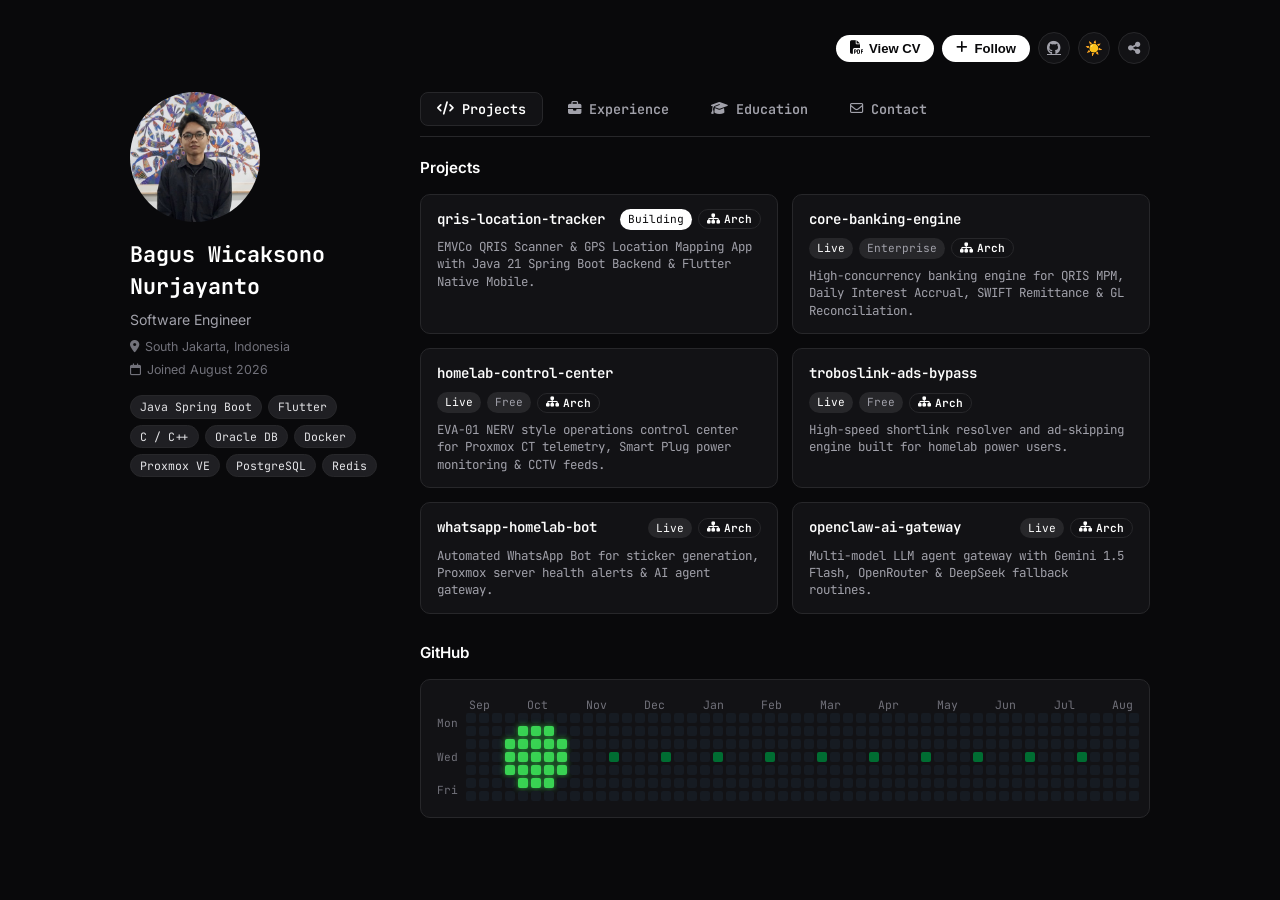
<file: index.html>
<!DOCTYPE html>
<html lang="en" data-theme="dark">
<head>
    <meta charset="UTF-8">
    <meta name="viewport" content="width=device-width, initial-scale=1.0">
    <title>Bagus Wicaksono Nurjayanto - Developer Portfolio</title>
    <meta name="description" content="Software Engineer & Core Banking Developer portfolio showcasing projects in Java Spring Boot, Flutter, C/C++, Docker, & Homelab Infrastructure.">
    
    <!-- Favicon & Touch Icon -->
    <link rel="icon" type="image/png" href="https://wicak.cloud/assets/avatar.png">
    <link rel="apple-touch-icon" href="https://wicak.cloud/assets/avatar.png">

    <!-- Open Graph / WhatsApp / Facebook Meta Tags -->
    <meta property="og:type" content="website">
    <meta property="og:url" content="https://wicak.cloud/">
    <meta property="og:site_name" content="wicak.cloud">
    <meta property="og:title" content="Bagus Wicaksono Nurjayanto - Software Engineer & Core Banking Developer">
    <meta property="og:description" content="Personal Portfolio & Homelab Infrastructure Showcase. Experienced in Java 21 Spring Boot, Core Banking Systems (QRIS & Remittance), Oracle DB, Docker, & Proxmox VE.">
    <meta property="og:image" content="https://wicak.cloud/assets/avatar.png">
    <meta property="og:image:secure_url" content="https://wicak.cloud/assets/avatar.png">
    <meta property="og:image:type" content="image/png">

    <!-- Twitter / LinkedIn Card Meta Tags -->
    <meta name="twitter:card" content="summary_large_image">
    <meta name="twitter:url" content="https://wicak.cloud/">
    <meta name="twitter:title" content="Bagus Wicaksono Nurjayanto - Software Engineer & Core Banking Developer">
    <meta name="twitter:description" content="Personal Portfolio & Homelab Infrastructure Showcase. Java Spring Boot, Core Banking Systems, Proxmox VE, & Distributed Systems.">
    <meta name="twitter:image" content="https://wicak.cloud/assets/avatar.png">

    <!-- Google Fonts: JetBrains Mono & Inter -->
    <link rel="preconnect" href="https://fonts.googleapis.com">
    <link rel="preconnect" href="https://fonts.gstatic.com" crossorigin>
    <link href="https://fonts.googleapis.com/css2?family=Inter:wght@400;500;600;700&family=JetBrains+Mono:wght@400;500;600;700&display=swap" rel="stylesheet">
    
    <!-- FontAwesome Icons -->
    <link rel="stylesheet" href="https://cdnjs.cloudflare.com/ajax/libs/font-awesome/6.5.1/css/all.min.css">
    
    <!-- Custom Stylesheet -->
    <link rel="stylesheet" href="styles.css?v=16">
</head>
<body>

    <!-- Main Container -->
    <div class="portfolio-container">
        
        <!-- Header Controls Row (Right Aligned) -->
        <header class="top-controls-bar">
            <div class="controls-group">
                <!-- View / Download CV Button -->
                <button class="btn-download-cv" id="btnViewCv" onclick="openCvModal(event)" title="View Curriculum Vitae (PDF)">
                    <i class="fa-solid fa-file-pdf"></i>
                    <span>View CV</span>
                </button>

                <!-- Follow Button -->
                <button class="btn-follow" id="btnFollow" onclick="toggleFollow()">
                    <i class="fa-solid fa-plus" id="followIcon"></i>
                    <span id="followText">Follow</span>
                </button>
                
                <!-- GitHub Badge -->
                <a href="https://github.com/wiicaakkk" class="icon-control-btn" title="GitHub Profile (wiicaakkk)">
                    <i class="fa-brands fa-github"></i>
                </a>
                
                <!-- Theme Switcher Button -->
                <button class="icon-control-btn" id="themeToggleBtn" onclick="toggleTheme()" title="Toggle Theme">
                    <span id="themeIcon">☀️</span>
                </button>
                
                <!-- Share Button -->
                <button class="icon-control-btn" onclick="sharePortfolio()" title="Share Portfolio">
                    <i class="fa-solid fa-share-nodes"></i>
                </button>
            </div>
        </header>

        <!-- Main Layout: Grid 2 Columns -->
        <main class="portfolio-grid">
            
            <!-- LEFT COLUMN: Profile & Bio Sidebar -->
            <aside class="profile-sidebar">
                <!-- Avatar -->
                <div class="avatar-container" style="cursor: pointer;" title="Click 2x for Easter Egg! 🐱">
                    <img src="assets/avatar.png?v=2" alt="Bagus Wicaksono Nurjayanto" class="avatar-img" id="userAvatar" onclick="handleAvatarEasterEgg(event)" onerror="this.src='https://api.dicebear.com/7.x/bottts/svg?seed=wiicaakkk'">
                </div>

                <!-- User Info -->
                <div class="profile-details">
                    <h1 class="user-handle">Bagus Wicaksono Nurjayanto</h1>
                    <h2 class="user-title">Software Engineer</h2>
                    
                    <div class="meta-info">
                        <div class="meta-item">
                            <i class="fa-solid fa-location-dot"></i>
                            <span>South Jakarta, Indonesia</span>
                        </div>
                        <div class="meta-item">
                            <i class="fa-regular fa-calendar"></i>
                            <span>Joined August 2026</span>
                        </div>
                    </div>


                    <!-- Tech Stack Badges -->
                    <div class="tech-badges-list">
                        <span class="tech-badge">Java Spring Boot</span>
                        <span class="tech-badge">Flutter</span>
                        <span class="tech-badge">C / C++</span>
                        <span class="tech-badge">Oracle DB</span>
                        <span class="tech-badge">Docker</span>
                        <span class="tech-badge">Proxmox VE</span>
                        <span class="tech-badge">PostgreSQL</span>
                        <span class="tech-badge">Redis</span>
                    </div>
                </div>
            </aside>

            <!-- RIGHT COLUMN: Tabbed Views (Projects & Work Experience) -->
            <section class="main-content">
                
                <!-- Navigation Tabs Switcher -->
                <nav class="content-tabs">
                    <button class="tab-btn active" id="tabProjectsBtn" onclick="switchTab('projects')">
                        <i class="fa-solid fa-code"></i>
                        <span>Projects</span>
                    </button>
                    <button class="tab-btn" id="tabExperienceBtn" onclick="switchTab('experience')">
                        <i class="fa-solid fa-briefcase"></i>
                        <span>Experience</span>
                    </button>
                    <button class="tab-btn" id="tabEducationBtn" onclick="switchTab('education')">
                        <i class="fa-solid fa-graduation-cap"></i>
                        <span>Education</span>
                    </button>
                    <button class="tab-btn" id="tabContactBtn" onclick="switchTab('contact')">
                        <i class="fa-regular fa-envelope"></i>
                        <span>Contact</span>
                    </button>
                </nav>

                <!-- TAB 1: PROJECTS VIEW -->
                <div class="tab-view active" id="viewProjects">
                    <div class="content-block">
                        <h3 class="section-title">Projects</h3>
                        
                        <div class="projects-grid">
                            
                            <!-- Project Card 1: QRIS Location Tracker -->
                            <div class="project-card" onclick="window.open('https://qris.wicak.cloud', '_blank')">
                                <div class="project-header">
                                    <div class="project-title-box">
                                        <h4 class="project-name">qris-location-tracker</h4>
                                    </div>
                                    <div class="project-header-right">
                                        <span class="status-badge badge-building">Building</span>
                                        <button class="btn-arch-trigger" onclick="openArchModal(event, 'qris-location-tracker')" title="View System Architecture">
                                            <i class="fa-solid fa-sitemap"></i>
                                            <span>Arch</span>
                                        </button>
                                    </div>
                                </div>
                                <p class="project-desc">
                                    EMVCo QRIS Scanner &amp; GPS Location Mapping App with Java 21 Spring Boot Backend &amp; Flutter Native Mobile.
                                </p>
                            </div>

                            <!-- Project Card 2: Core Banking Engine -->
                            <div class="project-card" onclick="window.open('https://github.com/wiicaakkk/SpringBank', '_blank')">
                                <div class="project-header">
                                    <div class="project-title-box">
                                        <h4 class="project-name">core-banking-engine</h4>
                                    </div>
                                    <div class="project-header-right">
                                        <span class="status-badge badge-live">Live</span>
                                        <span class="status-badge badge-free">Enterprise</span>
                                        <button class="btn-arch-trigger" onclick="openArchModal(event, 'core-banking-engine')" title="View System Architecture">
                                            <i class="fa-solid fa-sitemap"></i>
                                            <span>Arch</span>
                                        </button>
                                    </div>
                                </div>
                                <p class="project-desc">
                                    High-concurrency banking engine for QRIS MPM, Daily Interest Accrual, SWIFT Remittance &amp; GL Reconciliation.
                                </p>
                            </div>

                            <!-- Project Card 3: Homelab Control Center -->
                            <div class="project-card" onclick="window.open('https://github.com/wiicaakkk/homelab-dashboard', '_blank')">
                                <div class="project-header">
                                    <div class="project-title-box">
                                        <h4 class="project-name">homelab-control-center</h4>
                                    </div>
                                    <div class="project-header-right">
                                        <span class="status-badge badge-live">Live</span>
                                        <span class="status-badge badge-free">Free</span>
                                        <button class="btn-arch-trigger" onclick="openArchModal(event, 'homelab-control-center')" title="View System Architecture">
                                            <i class="fa-solid fa-sitemap"></i>
                                            <span>Arch</span>
                                        </button>
                                    </div>
                                </div>
                                <p class="project-desc">
                                    EVA-01 NERV style operations control center for Proxmox CT telemetry, Smart Plug power monitoring &amp; CCTV feeds.
                                </p>
                            </div>

                            <!-- Project Card 4: TrobosLink Ads Bypass -->
                            <div class="project-card" onclick="window.open('https://bypass.wicak.cloud', '_blank')">
                                <div class="project-header">
                                    <div class="project-title-box">
                                        <h4 class="project-name">troboslink-ads-bypass</h4>
                                    </div>
                                    <div class="project-header-right">
                                        <span class="status-badge badge-live">Live</span>
                                        <span class="status-badge badge-free">Free</span>
                                        <button class="btn-arch-trigger" onclick="openArchModal(event, 'troboslink-ads-bypass')" title="View System Architecture">
                                            <i class="fa-solid fa-sitemap"></i>
                                            <span>Arch</span>
                                        </button>
                                    </div>
                                </div>
                                <p class="project-desc">
                                    High-speed shortlink resolver and ad-skipping engine built for homelab power users.
                                </p>
                            </div>

                            <!-- Project Card 5: WhatsApp Homelab Bot -->
                            <div class="project-card" onclick="window.open('https://github.com/wiicaakkk/Bot', '_blank')">
                                <div class="project-header">
                                    <div class="project-title-box">
                                        <h4 class="project-name">whatsapp-homelab-bot</h4>
                                    </div>
                                    <div class="project-header-right">
                                        <span class="status-badge badge-live">Live</span>
                                        <button class="btn-arch-trigger" onclick="openArchModal(event, 'whatsapp-homelab-bot')" title="View System Architecture">
                                            <i class="fa-solid fa-sitemap"></i>
                                            <span>Arch</span>
                                        </button>
                                    </div>
                                </div>
                                <p class="project-desc">
                                    Automated WhatsApp Bot for sticker generation, Proxmox server health alerts &amp; AI agent gateway.
                                </p>
                            </div>

                            <!-- Project Card 6: OpenClaw AI Gateway -->
                            <div class="project-card" onclick="window.open('https://github.com/wiicaakkk/openclaw-ai-gateway', '_blank')">
                                <div class="project-header">
                                    <div class="project-title-box">
                                        <h4 class="project-name">openclaw-ai-gateway</h4>
                                    </div>
                                    <div class="project-header-right">
                                        <span class="status-badge badge-live">Live</span>
                                        <button class="btn-arch-trigger" onclick="openArchModal(event, 'openclaw-ai-gateway')" title="View System Architecture">
                                            <i class="fa-solid fa-sitemap"></i>
                                            <span>Arch</span>
                                        </button>
                                    </div>
                                </div>
                                <p class="project-desc">
                                    Multi-model LLM agent gateway with Gemini 1.5 Flash, OpenRouter &amp; DeepSeek fallback routines.
                                </p>
                            </div>

                        </div>
                    </div>

                    <!-- GITHUB ACTIVITY HEATMAP SECTION -->
                    <div class="content-block">
                        <h3 class="section-title">GitHub</h3>
                        
                        <div class="github-heatmap-card">
                            <div class="heatmap-scroll-wrapper">
                                <!-- Heatmap Months Header -->
                                <div class="heatmap-months">
                                    <span>Sep</span>
                                    <span>Oct</span>
                                    <span>Nov</span>
                                    <span>Dec</span>
                                    <span>Jan</span>
                                    <span>Feb</span>
                                    <span>Mar</span>
                                    <span>Apr</span>
                                    <span>May</span>
                                    <span>Jun</span>
                                    <span>Jul</span>
                                    <span>Aug</span>
                                </div>

                                <div class="heatmap-body">
                                    <!-- Heatmap Days Labels -->
                                    <div class="heatmap-days">
                                        <span>Mon</span>
                                        <span>Wed</span>
                                        <span>Fri</span>
                                    </div>

                                    <!-- Heatmap Grid Cells (52 Weeks x 7 Days) -->
                                    <div class="heatmap-grid" id="heatmapGrid">
                                        <!-- Dynamically generated via script.js -->
                                    </div>
                                </div>
                            </div>
                        </div>
                    </div>
                </div>

                <!-- TAB 2: WORK EXPERIENCE VIEW -->
                <div class="tab-view" id="viewExperience">
                    <div class="content-block">
                        <h3 class="section-title">Work Experience</h3>
                        
                        <div class="experience-list">
                            
                            <!-- Experience 1: Next TI -->
                            <div class="experience-card">
                                <div class="exp-header">
                                    <div>
                                        <h4 class="exp-role">Programmer – Core Banking Developer</h4>
                                        <div class="exp-company">Next TI, Jakarta</div>
                                    </div>
                                    <span class="exp-date">Apr 2024 – Present</span>
                                </div>
                                <ul class="exp-bullets">
                                    <li>Developed QRIS MPM payment integration, ensuring accurate payment posting and reconciliation in compliance with Bank Indonesia standards.</li>
                                    <li>Designed Daily Interest calculation for e-Saving products, translating product business requirements into automated backend logic.</li>
                                    <li>Analyzed and implemented Payroll Transaction, ensuring data privacy compliance and accurate GL posting for payroll disbursement flows.</li>
                                    <li>Led end-to-end development of Remittance module covering international transfer flows (SWIFT/TT), from requirement gathering through system testing and deployment.</li>
                                    <li>Translated business rules into technical specifications for a Cashback Program, coordinating reward calculation logic and GL posting with cross-functional teams.</li>
                                    <li>Performed Balance Sheet (Neraca) Adjustment and GL reconciliation enhancements to ensure accurate financial reporting in line with regulatory requirements.</li>
                                </ul>
                            </div>

                            <!-- Experience 2: Nutrifood x Telkom University -->
                            <div class="experience-card">
                                <div class="exp-header">
                                    <div>
                                        <h4 class="exp-role">Research Assistant</h4>
                                        <div class="exp-company">Nutrifood x Telkom University, Bandung</div>
                                    </div>
                                    <span class="exp-date">Jul 2022 – Sep 2022</span>
                                </div>
                                <ul class="exp-bullets">
                                    <li>Assisted in research projects as part of Nutrifood's Studi Independen program in collaboration with Telkom University.</li>
                                    <li>Conducted literature reviews, data collection, and analysis to support academic and applied research.</li>
                                    <li>Coordinated with mentors and team members to meet project deliverables and timelines.</li>
                                    <li>Contributed to report drafting and presentation of research findings in structured formats.</li>
                                </ul>
                            </div>

                            <!-- Experience 3: Agate x Kampus Merdeka (Game Programmer) -->
                            <div class="experience-card">
                                <div class="exp-header">
                                    <div>
                                        <h4 class="exp-role">Game Programmer (Remote)</h4>
                                        <div class="exp-company">Agate x Kampus Merdeka</div>
                                    </div>
                                    <span class="exp-date">Aug 2021 – Jan 2022</span>
                                </div>
                                <ul class="exp-bullets">
                                    <li>Participated in Kampus Merdeka's Studi Independen program with a focus on game development.</li>
                                    <li>Designed and implemented game logic and mechanics using industry-standard tools and languages.</li>
                                    <li>Collaborated with artists and designers to integrate assets into game builds.</li>
                                    <li>Tested, debugged, and optimized gameplay features to ensure smooth user experiences.</li>
                                </ul>
                            </div>

                            <!-- Experience 4: Agate x Kampus Merdeka (3D Designer) -->
                            <div class="experience-card">
                                <div class="exp-header">
                                    <div>
                                        <h4 class="exp-role">3D Designer (Remote)</h4>
                                        <div class="exp-company">Agate x Kampus Merdeka</div>
                                    </div>
                                    <span class="exp-date">Aug 2021 – Jan 2022</span>
                                </div>
                                <ul class="exp-bullets">
                                    <li>Specialized in 3D modeling and design within the framework of Kampus Merdeka's Studi Independen program.</li>
                                    <li>Created and textured 3D assets for use in games and interactive media.</li>
                                    <li>Utilized software such as Blender or Maya to model, rig, and render objects.</li>
                                    <li>Worked alongside programmers and creative teams to ensure visual consistency and performance optimization.</li>
                                </ul>
                            </div>

                        </div>
                    </div>
                </div>

                <!-- TAB 3: EDUCATION VIEW -->
                <div class="tab-view" id="viewEducation">
                    <div class="content-block">
                        <h3 class="section-title">Education</h3>
                        
                        <div class="experience-list">
                            <div class="experience-card">
                                <div class="exp-header">
                                    <div>
                                        <h4 class="exp-role">Bachelor of Informatics Engineering (S.Kom.)</h4>
                                        <div class="exp-company">Telkom University – Bandung, Indonesia</div>
                                    </div>
                                    <span class="exp-date">Graduated Jul 2023</span>
                                </div>
                                <ul class="exp-bullets">
                                    <li>Graduated with a core focus on Software Engineering, Database Systems, and Distributed Computing.</li>
                                    <li>Participated in Studi Independen research collaborations with Nutrifood and Agate Game Studio.</li>
                                </ul>
                            </div>
                        </div>
                    </div>
                </div>

                <!-- TAB 4: CONTACT VIEW -->
                <div class="tab-view" id="viewContact">
                    <div class="content-block">
                        <h3 class="section-title">Contact &amp; Connect</h3>
                        
                        <div class="contact-grid">
                            <!-- LinkedIn -->
                            <a href="https://www.linkedin.com/in/bagus-wicaksono-nurjayanto/" class="contact-card">
                                <div class="contact-icon">
                                    <i class="fa-brands fa-linkedin-in"></i>
                                </div>
                                <div class="contact-info">
                                    <span class="contact-label">LinkedIn</span>
                                    <span class="contact-value">Bagus Wicaksono Nurjayanto</span>
                                </div>
                            </a>

                            <!-- WhatsApp / Phone -->
                            <a href="https://wa.me/6282223259114" class="contact-card">
                                <div class="contact-icon">
                                    <i class="fa-brands fa-whatsapp"></i>
                                </div>
                                <div class="contact-info">
                                    <span class="contact-label">WhatsApp / Phone</span>
                                    <span class="contact-value">+62 822-2325-9114</span>
                                </div>
                            </a>

                            <!-- Email -->
                            <a href="mailto:bagus.wicak@outlook.com" class="contact-card">
                                <div class="contact-icon">
                                    <i class="fa-regular fa-envelope"></i>
                                </div>
                                <div class="contact-info">
                                    <span class="contact-label">Email</span>
                                    <span class="contact-value">bagus.wicak@outlook.com</span>
                                </div>
                            </a>

                            <!-- GitHub -->
                            <a href="https://github.com/wiicaakkk" class="contact-card">
                                <div class="contact-icon">
                                    <i class="fa-brands fa-github"></i>
                                </div>
                                <div class="contact-info">
                                    <span class="contact-label">GitHub</span>
                                    <span class="contact-value">@wiicaakkk</span>
                                </div>
                            </a>
                        </div>
                    </div>
                </div>

            </section>
        </main>
    </div>

    <!-- System Architecture Modal Overlay -->
    <div class="arch-modal-overlay" id="archModalOverlay" onclick="closeArchModal(event)">
        <div class="arch-modal-card" onclick="event.stopPropagation()">
            <div class="arch-modal-header">
                <div class="arch-modal-title-group">
                    <span class="arch-modal-badge" id="archModalCategory">Enterprise Financial Systems</span>
                    <h2 class="arch-modal-title" id="archModalTitle">Core Banking Distributed Engine</h2>
                    <span class="arch-modal-status" id="archModalStatus">Production Grade • High Concurrency</span>
                </div>
                <button class="arch-modal-close" onclick="closeArchModal()" title="Close (Esc)">
                    <i class="fa-solid fa-xmark"></i>
                </button>
            </div>

            <div class="arch-modal-body">
                <!-- Metrics Bar -->
                <div class="arch-metrics-grid" id="archMetricsGrid"></div>

                <!-- Section Header -->
                <div class="arch-section-header">
                    <i class="fa-solid fa-sitemap"></i>
                    <span>System Architecture &amp; Data Pipeline</span>
                </div>

                <!-- Pipeline Container -->
                <div class="arch-pipeline-container" id="archPipelineContainer"></div>
            </div>
        </div>
    </div>

    <!-- CV Viewer Modal Overlay -->
    <div class="cv-modal-overlay" id="cvModalOverlay" onclick="closeCvModal(event)">
        <div class="cv-modal-card" onclick="event.stopPropagation()">
            <div class="cv-modal-header">
                <div class="cv-modal-actions">
                    <a href="assets/Bagus_Wicaksono_Nurjayanto_CV.pdf" download="Bagus_Wicaksono_Nurjayanto_CV.pdf" class="btn-cv-action" title="Download PDF File">
                        <i class="fa-solid fa-download"></i>
                        <span>Download</span>
                    </a>
                    <a href="assets/Bagus_Wicaksono_Nurjayanto_CV.pdf" class="btn-cv-action" title="Open in New Tab">
                        <i class="fa-solid fa-arrow-up-right-from-square"></i>
                    </a>
                    <button class="cv-modal-close" onclick="closeCvModal()" title="Close (Esc)">
                        <i class="fa-solid fa-xmark"></i>
                    </button>
                </div>
            </div>

            <div class="cv-modal-body">
                <iframe src="assets/Bagus_Wicaksono_Nurjayanto_CV.pdf#toolbar=1&navpanes=0" loading="lazy" class="cv-iframe" id="cvIframe" title="Curriculum Vitae Preview"></iframe>
            </div>
        </div>
    </div>

    <!-- Toast Notification -->
    <div class="toast-popup" id="toastPopup">URL copied to clipboard!</div>

    <!-- Custom Script -->
    <script src="script.js?v=28"></script>
</body>
</html>
</file>
<file: styles.css>
/* ==========================================================================
   Stackinfolio Developer Portfolio (Monochrome / Black & White Theme)
   Fully Mobile Responsive & Touch-Optimized Layout
   ========================================================================== */

:root {
    /* Light Theme (Clean White & Black) */
    --bg-color: #ffffff;
    --card-bg: #fafafa;
    --card-border: #e4e4e7;
    --text-primary: #09090b;
    --text-secondary: #52525b;
    --text-muted: #71717a;
    
    /* Monochrome Controls */
    --btn-primary-bg: #09090b;
    --btn-primary-text: #ffffff;
    --btn-primary-hover: #27272a;
    
    --badge-tech-bg: #f4f4f5;
    --badge-tech-text: #18181b;
    --badge-tech-border: #e4e4e7;

    --badge-live-bg: #f4f4f5;
    --badge-live-text: #18181b;
    --badge-building-bg: #18181b;
    --badge-building-text: #ffffff;
    
    --font-sans: 'Inter', -apple-system, sans-serif;
    --font-mono: 'JetBrains Mono', monospace;
}

[data-theme="dark"] {
    /* Dark Theme (Deep Charcoal / Black & White) */
    --bg-color: #09090b;
    --card-bg: #121215;
    --card-border: #27272a;
    --text-primary: #ffffff;
    --text-secondary: #a1a1aa;
    --text-muted: #71717a;
    
    --btn-primary-bg: #ffffff;
    --btn-primary-text: #09090b;
    --btn-primary-hover: #e4e4e7;
    
    --badge-tech-bg: #1f1f23;
    --badge-tech-text: #e4e4e7;
    --badge-tech-border: #27272a;

    --badge-live-bg: #27272a;
    --badge-live-text: #ffffff;
    --badge-building-bg: #ffffff;
    --badge-building-text: #09090b;
}

html, body {
    width: 100%;
    overflow-x: hidden;
}

* {
    margin: 0;
    padding: 0;
    box-sizing: border-box;
}

body {
    background-color: var(--bg-color);
    color: var(--text-primary);
    font-family: var(--font-sans);
    min-height: 100vh;
    padding: 32px 20px 80px 20px;
    display: flex;
    justify-content: center;
    line-height: 1.5;
}

.portfolio-container {
    width: 100%;
    max-width: 1020px;
    margin: 0 auto;
    overflow-x: hidden;
}

/* ================= TOP CONTROLS BAR ================= */
.top-controls-bar {
    display: flex;
    justify-content: flex-end;
    align-items: center;
    margin-bottom: 28px;
    width: 100%;
}

.controls-group {
    display: flex;
    align-items: center;
    gap: 8px;
}

/* Follow Button */
.btn-follow {
    display: inline-flex;
    align-items: center;
    gap: 6px;
    background-color: var(--btn-primary-bg);
    color: var(--btn-primary-text);
    border: none;
    padding: 6px 14px;
    border-radius: 9999px;
    font-size: 0.82rem;
    font-weight: 600;
    cursor: pointer;
    transition: background-color 0.15s ease;
    white-space: nowrap;
}

.btn-follow:hover {
    background-color: var(--btn-primary-hover);
}

.btn-follow.following {
    background-color: var(--card-border);
    color: var(--text-secondary);
}

/* Download CV Button */
.btn-download-cv,
.btn-download-cv:link,
.btn-download-cv:visited,
.btn-download-cv:active {
    display: inline-flex;
    align-items: center;
    gap: 6px;
    background-color: var(--btn-primary-bg) !important;
    color: var(--btn-primary-text) !important;
    border: none !important;
    padding: 6px 14px;
    border-radius: 9999px;
    font-size: 0.82rem;
    font-weight: 600;
    text-decoration: none !important;
    cursor: pointer;
    transition: background-color 0.15s ease, opacity 0.15s ease;
    white-space: nowrap;
}

.btn-download-cv:hover {
    background-color: var(--btn-primary-hover) !important;
    color: var(--btn-primary-text) !important;
    text-decoration: none !important;
    opacity: 0.92;
}

/* GitHub Badge */
.github-badge {
    display: inline-flex;
    align-items: center;
    gap: 6px;
    background-color: var(--card-bg);
    border: 1px solid var(--card-border);
    color: var(--text-primary);
    padding: 5px 12px;
    border-radius: 9999px;
    font-family: var(--font-mono);
    font-size: 0.8rem;
    text-decoration: none;
    transition: border-color 0.15s ease;
    white-space: nowrap;
}

.github-badge:hover {
    border-color: var(--text-muted);
}

/* Icon Control Buttons */
.icon-control-btn {
    display: inline-flex;
    align-items: center;
    justify-content: center;
    width: 32px;
    height: 32px;
    flex-shrink: 0;
    border-radius: 50%;
    background-color: var(--card-bg);
    border: 1px solid var(--card-border);
    color: var(--text-secondary);
    cursor: pointer;
    font-size: 0.88rem;
    transition: color 0.15s ease, border-color 0.15s ease;
}

.icon-control-btn:hover {
    color: var(--text-primary);
    border-color: var(--text-muted);
}

/* ================= LAYOUT GRID ================= */
.portfolio-grid {
    display: grid;
    grid-template-columns: 250px 1fr;
    gap: 40px;
    align-items: start;
    width: 100%;
}

/* ================= LEFT SIDEBAR (PROFILE) ================= */
.profile-sidebar {
    display: flex;
    flex-direction: column;
    gap: 16px;
    width: 100%;
}

.avatar-container {
    width: 130px;
    height: 130px;
    border-radius: 50%;
    overflow: hidden;
    background-color: #ffffff;
    border: none;
    flex-shrink: 0;
}

.avatar-img {
    width: 100%;
    height: 100%;
    object-fit: cover;
}

.profile-details {
    display: flex;
    flex-direction: column;
    gap: 6px;
    width: 100%;
}

.user-handle {
    font-family: var(--font-mono);
    font-size: 1.35rem;
    font-weight: 700;
    color: var(--text-primary);
    word-break: break-word;
}

.user-title {
    font-size: 0.88rem;
    font-weight: 400;
    color: var(--text-secondary);
}

.meta-info {
    display: flex;
    flex-direction: column;
    gap: 4px;
    margin-top: 2px;
}

.meta-item {
    display: flex;
    align-items: center;
    gap: 6px;
    font-size: 0.78rem;
    color: var(--text-muted);
}

.user-bio {
    font-family: var(--font-mono);
    font-size: 0.83rem;
    line-height: 1.45;
    color: var(--text-secondary);
    margin-top: 8px;
    word-break: break-word;
}

/* Tech Badges List */
.tech-badges-list {
    display: flex;
    flex-wrap: wrap;
    gap: 6px;
    margin-top: 10px;
    width: 100%;
}

.tech-badge {
    background-color: var(--badge-tech-bg);
    color: var(--badge-tech-text);
    border: 1px solid var(--badge-tech-border);
    font-family: var(--font-mono);
    font-size: 0.72rem;
    padding: 2px 9px;
    border-radius: 9999px;
    white-space: nowrap;
}

/* ================= MAIN CONTENT (RIGHT) ================= */
.main-content {
    display: flex;
    flex-direction: column;
    gap: 20px;
    width: 100%;
    min-width: 0; /* Prevents flex children from overflowing parent */
}

/* ================= NAVIGATION TABS ================= */
.content-tabs {
    display: flex;
    align-items: center;
    gap: 8px;
    border-bottom: 1px solid var(--card-border);
    padding-bottom: 10px;
}

.tab-btn {
    display: inline-flex;
    align-items: center;
    gap: 8px;
    background: transparent;
    border: 1px solid transparent;
    padding: 7px 16px;
    border-radius: 8px;
    font-family: var(--font-mono);
    font-size: 0.84rem;
    font-weight: 600;
    color: var(--text-secondary);
    cursor: pointer;
    transition: all 0.15s ease;
}

.tab-btn:hover {
    color: var(--text-primary);
    background-color: var(--card-bg);
}

.tab-btn.active {
    color: var(--text-primary);
    background-color: var(--card-bg);
    border-color: var(--card-border);
}

/* Tab Views */
.tab-view {
    display: none;
    flex-direction: column;
    gap: 28px;
    width: 100%;
}

.tab-view.active {
    display: flex;
}

.content-block {
    display: flex;
    flex-direction: column;
    gap: 14px;
    width: 100%;
}

.section-title {
    font-size: 0.95rem;
    font-weight: 600;
    color: var(--text-primary);
}

/* Projects Grid */
.projects-grid {
    display: grid;
    grid-template-columns: repeat(2, 1fr);
    gap: 14px;
    width: 100%;
}

/* Project Card */
.project-card {
    background-color: var(--card-bg);
    border: 1px solid var(--card-border);
    border-radius: 10px;
    padding: 14px 16px;
    display: flex;
    flex-direction: column;
    gap: 8px;
    cursor: pointer;
    transition: border-color 0.15s ease;
    width: 100%;
    box-sizing: border-box;
}

.project-card:hover {
    border-color: var(--text-muted);
}

.project-header {
    display: flex;
    align-items: center;
    justify-content: space-between;
    gap: 8px;
    width: 100%;
    flex-wrap: wrap;
}

.project-title-box {
    display: flex;
    align-items: center;
    gap: 6px;
    min-width: 0;
}

.project-emoji {
    font-size: 0.95rem;
    flex-shrink: 0;
}

.project-name {
    font-family: var(--font-mono);
    font-size: 0.88rem;
    font-weight: 600;
    color: var(--text-primary);
    word-break: break-word;
}

.project-header-right {
    display: flex;
    align-items: center;
    gap: 6px;
    flex-shrink: 0;
}

/* Status Badges */
.status-badge {
    font-family: var(--font-mono);
    font-size: 0.7rem;
    padding: 2px 8px;
    border-radius: 9999px;
    white-space: nowrap;
}

.badge-building {
    background-color: var(--badge-building-bg);
    color: var(--badge-building-text);
}

.badge-live {
    background-color: var(--badge-live-bg);
    color: var(--badge-live-text);
}

.badge-free {
    background-color: var(--card-border);
    color: var(--text-secondary);
}

/* Like Button */
.like-btn {
    display: inline-flex;
    align-items: center;
    gap: 4px;
    background: transparent;
    border: 1px solid var(--card-border);
    border-radius: 9999px;
    padding: 2px 7px;
    font-family: var(--font-mono);
    font-size: 0.72rem;
    color: var(--text-secondary);
    cursor: pointer;
    transition: color 0.15s ease, border-color 0.15s ease;
    white-space: nowrap;
}

.like-btn:hover,
.like-btn.liked {
    color: var(--text-primary);
    border-color: var(--text-primary);
}

.project-desc {
    font-family: var(--font-mono);
    font-size: 0.78rem;
    color: var(--text-secondary);
    line-height: 1.4;
    word-break: break-word;
}

/* ================= WORK EXPERIENCE SECTION ================= */
.experience-list {
    display: flex;
    flex-direction: column;
    gap: 14px;
    width: 100%;
}

.experience-card {
    background-color: var(--card-bg);
    border: 1px solid var(--card-border);
    border-radius: 10px;
    padding: 16px 18px;
    display: flex;
    flex-direction: column;
    gap: 10px;
    width: 100%;
    transition: border-color 0.15s ease;
}

.experience-card:hover {
    border-color: var(--text-muted);
}

.exp-header {
    display: flex;
    justify-content: space-between;
    align-items: flex-start;
    gap: 12px;
    flex-wrap: wrap;
}

.exp-role {
    font-family: var(--font-mono);
    font-size: 0.9rem;
    font-weight: 700;
    color: var(--text-primary);
    line-height: 1.35;
}

.exp-company {
    font-size: 0.82rem;
    color: var(--text-secondary);
    margin-top: 2px;
}

.exp-date {
    font-family: var(--font-mono);
    font-size: 0.75rem;
    color: var(--text-muted);
    background-color: var(--badge-tech-bg);
    border: 1px solid var(--badge-tech-border);
    padding: 2px 10px;
    border-radius: 9999px;
    white-space: nowrap;
    flex-shrink: 0;
}

.exp-bullets {
    padding-left: 18px;
    display: flex;
    flex-direction: column;
    gap: 5px;
}

.exp-bullets li {
    font-size: 0.8rem;
    color: var(--text-secondary);
    line-height: 1.45;
}

/* ================= GITHUB HEATMAP ================= */
.github-heatmap-card {
    background-color: var(--card-bg);
    border: 1px solid var(--card-border);
    border-radius: 10px;
    padding: 16px;
    display: flex;
    flex-direction: column;
    gap: 10px;
    width: 100%;
    overflow-x: auto;
    -webkit-overflow-scrolling: touch;
}

.heatmap-scroll-wrapper {
    min-width: 600px;
}

.heatmap-months {
    display: flex;
    justify-content: space-between;
    padding-left: 32px;
    font-family: var(--font-mono);
    font-size: 0.72rem;
    color: var(--text-muted);
}

.heatmap-body {
    display: flex;
    gap: 8px;
}

.heatmap-days {
    display: flex;
    flex-direction: column;
    justify-content: space-between;
    font-family: var(--font-mono);
    font-size: 0.7rem;
    color: var(--text-muted);
    padding: 2px 0;
}

.heatmap-grid {
    display: grid;
    grid-template-columns: repeat(52, 1fr);
    grid-template-rows: repeat(7, 1fr);
    grid-auto-flow: column;
    gap: 3px;
    flex: 1;
}

.heatmap-cell {
    width: 10px;
    height: 10px;
    border-radius: 2px;
    background-color: #ebedf0;
    transition: background-color 0.1s ease, box-shadow 0.1s ease;
}

[data-theme="dark"] .heatmap-cell {
    background-color: #161b22;
}

/* GitHub Classic Emerald Green Activity Ramp */
.level-0 { background-color: #ebedf0 !important; box-shadow: none !important; }
.level-1 { background-color: #9be9a8 !important; }
.level-2 { background-color: #40c463 !important; }
.level-3 { background-color: #30a14e !important; }
.level-4 { 
    background-color: #216e39 !important; 
    box-shadow: 0 0 4px rgba(33, 110, 57, 0.6) !important;
}

[data-theme="dark"] .level-0 { background-color: #161b22 !important; box-shadow: none !important; }
[data-theme="dark"] .level-1 { background-color: #0e4429 !important; }
[data-theme="dark"] .level-2 { background-color: #006d32 !important; }
[data-theme="dark"] .level-3 { background-color: #26a641 !important; }
[data-theme="dark"] .level-4 { 
    background-color: #39d353 !important; 
    box-shadow: 0 0 6px rgba(57, 211, 83, 0.8) !important;
}

/* ================= CONTACT SECTION ================= */
.contact-grid {
    display: grid;
    grid-template-columns: repeat(auto-fit, minmax(210px, 1fr));
    gap: 12px;
}

.contact-card {
    display: flex;
    align-items: center;
    gap: 14px;
    padding: 14px 16px;
    background-color: var(--card-bg);
    border: 1px solid var(--card-border);
    border-radius: 12px;
    text-decoration: none;
    color: var(--text-primary);
    transition: transform 0.15s ease, border-color 0.15s ease, background-color 0.15s ease;
}

.contact-card:hover {
    border-color: var(--text-primary);
    transform: translateY(-2px);
    background-color: var(--bg-hover);
}

.contact-icon {
    width: 36px;
    height: 36px;
    border-radius: 8px;
    background-color: var(--bg-hover);
    border: 1px solid var(--card-border);
    display: flex;
    align-items: center;
    justify-content: center;
    font-size: 1.1rem;
    color: var(--text-primary);
    flex-shrink: 0;
}

.contact-info {
    display: flex;
    flex-direction: column;
    gap: 2px;
    overflow: hidden;
}

.contact-label {
    font-family: var(--font-mono);
    font-size: 0.7rem;
    color: var(--text-muted);
    text-transform: uppercase;
    letter-spacing: 0.5px;
}

.contact-value {
    font-size: 0.85rem;
    font-weight: 500;
    color: var(--text-primary);
    white-space: nowrap;
    overflow: hidden;
    text-overflow: ellipsis;
}

/* Floating Footer Badge */
.floating-footer-badge {
    position: fixed;
    bottom: 16px;
    right: 16px;
    background-color: var(--card-bg);
    border: 1px solid var(--card-border);
    padding: 6px 14px;
    border-radius: 9999px;
    font-size: 0.75rem;
    color: var(--text-secondary);
    display: flex;
    align-items: center;
    gap: 6px;
    z-index: 100;
}

.floating-footer-badge strong {
    color: var(--text-primary);
}

/* Toast Popup */
.toast-popup {
    position: fixed;
    bottom: 60px;
    right: 16px;
    background-color: var(--card-bg);
    border: 1px solid var(--card-border);
    color: var(--text-primary);
    padding: 8px 14px;
    border-radius: 8px;
    font-family: var(--font-mono);
    font-size: 0.8rem;
    opacity: 0;
    transform: translateY(6px);
    transition: all 0.2s ease;
    pointer-events: none;
    z-index: 1000;
}

.toast-popup.show {
    opacity: 1;
    transform: translateY(0);
}

/* ================= MOBILE RESPONSIVE MEDIA QUERIES ================= */
@media (max-width: 768px) {
    body {
        padding: 16px 14px 60px 14px;
    }

    .top-controls-bar {
        margin-bottom: 20px;
        width: 100%;
        display: flex;
        justify-content: flex-end;
    }

    .controls-group {
        width: auto;
        display: flex;
        align-items: center;
        justify-content: flex-end;
        gap: 8px;
    }

    .btn-follow {
        padding: 6px 14px;
        font-size: 0.8rem;
    }

    .portfolio-grid {
        grid-template-columns: 1fr;
        gap: 28px;
    }

    /* Centered Mobile Profile Sidebar */
    .profile-sidebar {
        align-items: center;
        text-align: center;
        width: 100%;
        padding: 10px 0;
        border-bottom: 1px solid var(--card-border);
        padding-bottom: 24px;
    }

    .avatar-container {
        width: 110px;
        height: 110px;
        margin: 0 auto 6px auto;
    }

    .user-handle {
        font-size: 1.3rem;
        text-align: center;
    }

    .user-title {
        text-align: center;
        font-size: 0.86rem;
    }

    .meta-info {
        align-items: center;
        justify-content: center;
    }

    .user-bio {
        text-align: center;
        font-size: 0.8rem;
        max-width: 90%;
        margin: 8px auto 0 auto;
    }

    .tech-badges-list {
        justify-content: center;
        margin-top: 12px;
    }

    /* Mobile Navigation Tabs */
    .content-tabs {
        width: 100%;
        display: flex;
        gap: 4px;
        padding-bottom: 4px;
    }

    .tab-btn {
        flex: 1 1 0%;
        min-width: 0;
        justify-content: center;
        padding: 7px 4px;
        font-size: 0.73rem;
        gap: 4px;
    }

    .tab-btn span {
        white-space: nowrap;
        overflow: hidden;
        text-overflow: ellipsis;
    }

    .projects-grid {
        grid-template-columns: 1fr;
        gap: 12px;
    }

    .project-card {
        padding: 14px;
    }

    .project-name {
        font-size: 0.88rem;
    }
}

@media (max-width: 480px) {
    body {
        padding: 12px 10px 50px 10px;
    }

    .avatar-container {
        width: 96px;
        height: 96px;
    }

    .user-handle {
        font-size: 1.2rem;
    }

    .user-title {
        font-size: 0.82rem;
    }

    .user-bio {
        font-size: 0.78rem;
        max-width: 100%;
    }

    .tech-badge {
        font-size: 0.7rem;
        padding: 2px 8px;
    }

    .exp-header {
        flex-direction: column;
        align-items: flex-start;
        gap: 4px;
    }

    .exp-date {
        align-self: flex-start;
    }
}

/* ================= ARCHITECTURE DIAGRAM TRIGGER BUTTON ================= */
.btn-arch-trigger {
    display: inline-flex;
    align-items: center;
    gap: 4px;
    background-color: var(--card-bg);
    border: 1px solid var(--card-border);
    color: var(--text-primary);
    padding: 2px 8px;
    border-radius: 9999px;
    font-family: var(--font-mono);
    font-size: 0.7rem;
    font-weight: 600;
    cursor: pointer;
    transition: all 0.15s ease;
    white-space: nowrap;
}

.btn-arch-trigger:hover {
    border-color: var(--text-primary);
    background-color: var(--badge-tech-bg);
    transform: translateY(-1px);
}

.btn-arch-trigger i {
    font-size: 0.72rem;
}

/* ================= SYSTEM ARCHITECTURE MODAL ================= */
.arch-modal-overlay {
    position: fixed;
    top: 0;
    left: 0;
    width: 100vw;
    height: 100vh;
    background-color: rgba(0, 0, 0, 0.75);
    backdrop-filter: blur(8px);
    -webkit-backdrop-filter: blur(8px);
    z-index: 2000;
    display: flex;
    align-items: center;
    justify-content: center;
    padding: 20px;
    opacity: 0;
    pointer-events: none;
    transition: opacity 0.25s ease;
}

.arch-modal-overlay.show {
    opacity: 1;
    pointer-events: auto;
}

.arch-modal-card {
    background-color: var(--card-bg);
    border: 1px solid var(--card-border);
    border-radius: 16px;
    width: 100%;
    max-width: 720px;
    max-height: 85vh;
    display: flex;
    flex-direction: column;
    box-shadow: 0 20px 40px rgba(0, 0, 0, 0.4);
    transform: translateY(20px) scale(0.97);
    transition: transform 0.25s ease;
    overflow: hidden;
}

.arch-modal-overlay.show .arch-modal-card {
    transform: translateY(0) scale(1);
}

.arch-modal-header {
    display: flex;
    justify-content: space-between;
    align-items: flex-start;
    padding: 20px 24px;
    border-bottom: 1px solid var(--card-border);
    background-color: var(--bg-color);
}

.arch-modal-title-group {
    display: flex;
    flex-direction: column;
    gap: 4px;
}

.arch-modal-badge {
    font-family: var(--font-mono);
    font-size: 0.72rem;
    color: var(--text-muted);
    text-transform: uppercase;
    letter-spacing: 0.5px;
}

.arch-modal-title {
    font-family: var(--font-mono);
    font-size: 1.25rem;
    font-weight: 700;
    color: var(--text-primary);
}

.arch-modal-status {
    font-family: var(--font-mono);
    font-size: 0.78rem;
    color: var(--text-secondary);
}

.arch-modal-close {
    background: transparent;
    border: 1px solid var(--card-border);
    color: var(--text-secondary);
    width: 32px;
    height: 32px;
    border-radius: 50%;
    display: flex;
    align-items: center;
    justify-content: center;
    cursor: pointer;
    transition: all 0.15s ease;
    flex-shrink: 0;
}

.arch-modal-close:hover {
    color: var(--text-primary);
    border-color: var(--text-primary);
    background-color: var(--card-border);
}

.arch-modal-body {
    padding: 24px;
    overflow-y: auto;
    display: flex;
    flex-direction: column;
    gap: 20px;
}

.arch-metrics-grid {
    display: grid;
    grid-template-columns: repeat(auto-fit, minmax(180px, 1fr));
    gap: 10px;
}

.arch-metric-card {
    background-color: var(--bg-color);
    border: 1px solid var(--card-border);
    border-radius: 8px;
    padding: 10px 14px;
    display: flex;
    flex-direction: column;
    gap: 2px;
}

.arch-metric-label {
    font-family: var(--font-mono);
    font-size: 0.7rem;
    color: var(--text-muted);
    text-transform: uppercase;
}

.arch-metric-value {
    font-family: var(--font-mono);
    font-size: 0.88rem;
    font-weight: 700;
    color: var(--text-primary);
}

.arch-section-header {
    display: flex;
    align-items: center;
    gap: 8px;
    font-family: var(--font-mono);
    font-size: 0.88rem;
    font-weight: 600;
    color: var(--text-primary);
    margin-top: 4px;
}

.arch-pipeline-container {
    display: flex;
    flex-direction: column;
    align-items: center;
    gap: 0;
    width: 100%;
}

.arch-step-card {
    background-color: var(--bg-color);
    border: 1px solid var(--card-border);
    border-radius: 10px;
    padding: 14px 16px;
    width: 100%;
    display: flex;
    flex-direction: column;
    gap: 6px;
    transition: border-color 0.15s ease, transform 0.15s ease;
}

.arch-step-card:hover {
    border-color: var(--text-primary);
    transform: scale(1.01);
}

.arch-step-header {
    display: flex;
    align-items: center;
    gap: 12px;
}

.arch-step-icon {
    width: 32px;
    height: 32px;
    border-radius: 8px;
    background-color: var(--card-bg);
    border: 1px solid var(--card-border);
    display: flex;
    align-items: center;
    justify-content: center;
    font-size: 0.95rem;
    color: var(--text-primary);
    flex-shrink: 0;
}

.arch-step-title-box {
    display: flex;
    flex-direction: column;
    gap: 1px;
}

.arch-step-num {
    font-family: var(--font-mono);
    font-size: 0.85rem;
    font-weight: 700;
    color: var(--text-primary);
}

.arch-step-tech {
    font-family: var(--font-mono);
    font-size: 0.75rem;
    color: var(--text-muted);
}

.arch-step-desc {
    font-size: 0.8rem;
    color: var(--text-secondary);
    line-height: 1.45;
    padding-left: 44px;
}

.arch-pipeline-arrow {
    display: flex;
    align-items: center;
    justify-content: center;
    padding: 6px 0;
    color: var(--text-muted);
    font-size: 0.85rem;
}

/* ================= CV VIEWER MODAL ================= */
.cv-modal-overlay {
    position: fixed;
    top: 0;
    left: 0;
    width: 100vw;
    height: 100vh;
    background-color: rgba(0, 0, 0, 0.85);
    backdrop-filter: blur(8px);
    -webkit-backdrop-filter: blur(8px);
    z-index: 2000;
    display: flex;
    align-items: center;
    justify-content: center;
    padding: 20px;
    opacity: 0;
    pointer-events: none;
    transition: opacity 0.25s ease;
}

.cv-modal-overlay.show {
    opacity: 1;
    pointer-events: auto;
}

.cv-modal-card {
    background-color: var(--card-bg);
    border: 1px solid var(--card-border);
    border-radius: 16px;
    width: 100%;
    max-width: 920px;
    height: 90vh;
    display: flex;
    flex-direction: column;
    box-shadow: 0 24px 48px rgba(0, 0, 0, 0.5);
    transform: translateY(20px) scale(0.97);
    transition: transform 0.25s ease;
    overflow: hidden;
}

.cv-modal-overlay.show .cv-modal-card {
    transform: translateY(0) scale(1);
}

.cv-modal-header {
    display: flex;
    justify-content: flex-end;
    align-items: center;
    padding: 10px 16px;
    border-bottom: 1px solid var(--card-border);
    background-color: var(--bg-color);
}

.cv-modal-title-group {
    display: flex;
    align-items: center;
    gap: 8px;
}

.cv-modal-title {
    font-family: var(--font-mono);
    font-size: 1.05rem;
    font-weight: 700;
    color: var(--text-primary);
    display: flex;
    align-items: center;
    gap: 8px;
}

.cv-modal-actions {
    display: flex;
    align-items: center;
    gap: 8px;
}

.btn-cv-action {
    display: inline-flex;
    align-items: center;
    gap: 6px;
    background-color: var(--card-bg);
    border: 1px solid var(--card-border);
    color: var(--text-primary);
    padding: 6px 12px;
    border-radius: 8px;
    font-family: var(--font-mono);
    font-size: 0.78rem;
    font-weight: 600;
    text-decoration: none;
    cursor: pointer;
    transition: all 0.15s ease;
}

.btn-cv-action:hover {
    background-color: var(--btn-primary-bg);
    color: var(--btn-primary-text);
    border-color: var(--btn-primary-bg);
}

.cv-modal-close {
    background: transparent;
    border: 1px solid var(--card-border);
    color: var(--text-secondary);
    width: 32px;
    height: 32px;
    border-radius: 50%;
    display: flex;
    align-items: center;
    justify-content: center;
    cursor: pointer;
    transition: all 0.15s ease;
    flex-shrink: 0;
}

.cv-modal-close:hover {
    color: var(--text-primary);
    border-color: var(--text-primary);
    background-color: var(--card-border);
}

.cv-modal-body {
    flex: 1;
    width: 100%;
    height: 100%;
    background-color: #1e1e24;
    display: flex;
    flex-direction: column;
    position: relative;
    overflow: hidden;
}

.cv-iframe {
    width: 100%;
    height: 100%;
    border: none;
}
</file>
